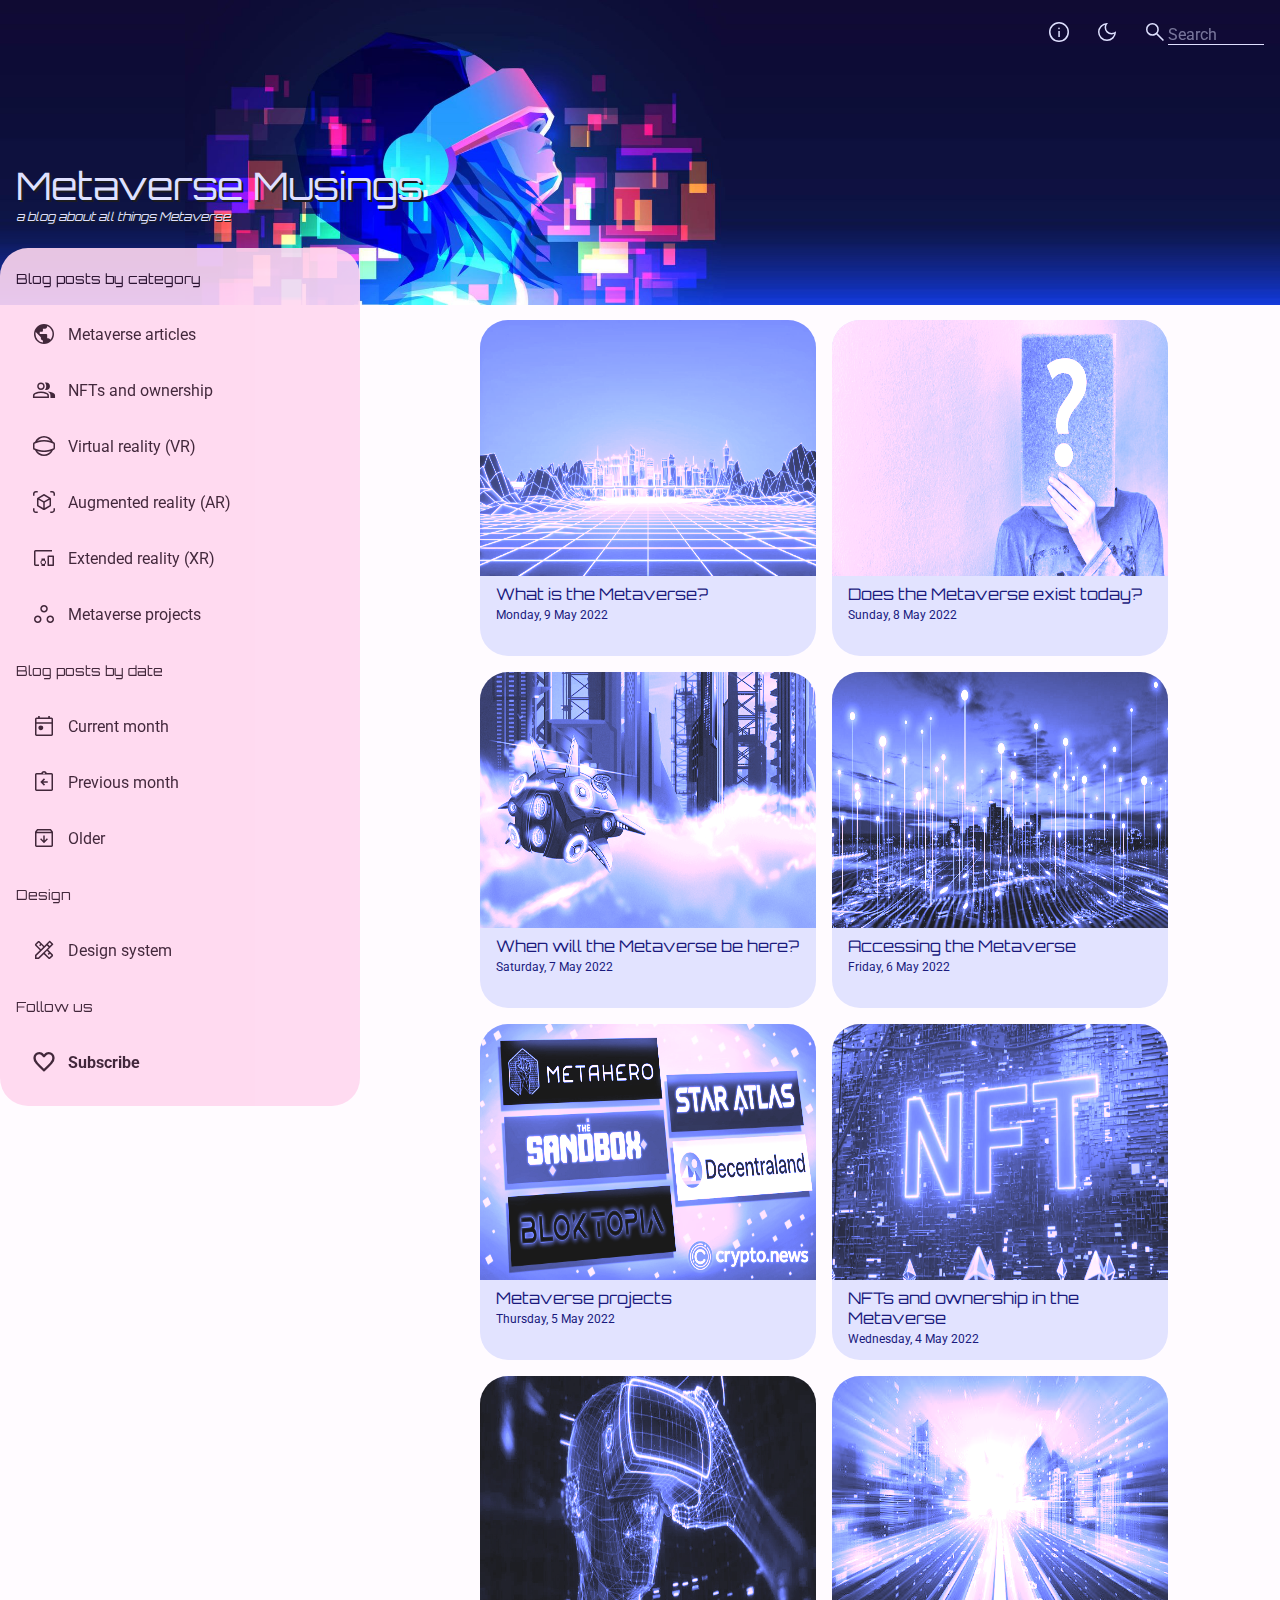
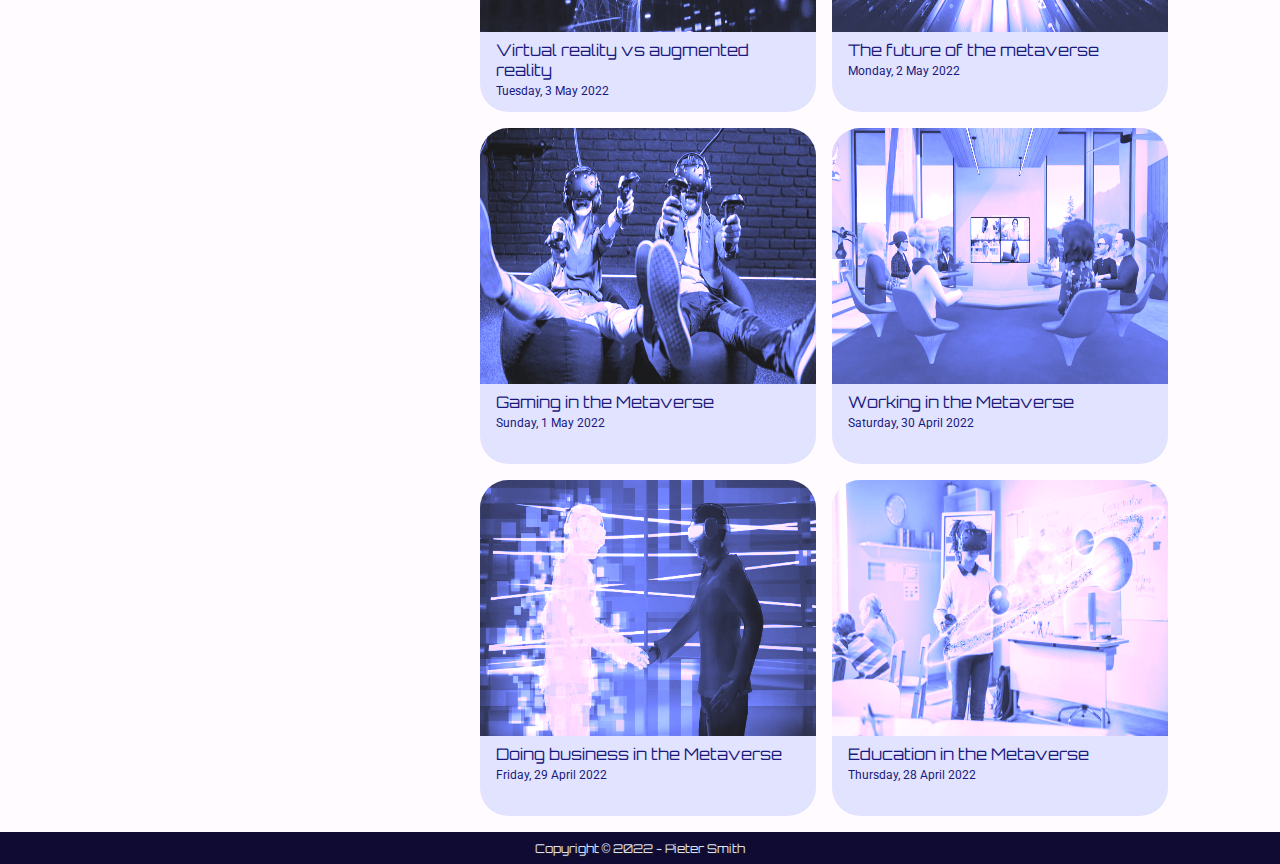
<file: index.html>
<!DOCTYPE html>
<html>
  <!-- Head and metadata -->
  <head>
    <meta charset="utf-8" />
    <title>Metaverse Musings</title>
    <meta
      name="description"
      content="A responsive blog website about the Metaverse"
    />
    <meta name="author" content="Pieter Smith" />
    <meta
      name="keywords"
      content="Metaverse, Metaverse blog, Metaverse projects, Virtual reality, Augmented reality, NFT, NFTs"
    />
    <meta name="viewport" content="width=device-width, initial-scale=1.0" />
    <!-- For details on what this viewport meta tag and its related values do, see https://www.w3schools.com/css/css_rwd_viewport.asp -->
    <meta name="theme-color" content="#100b33" />
    <!-- Sets the color of the header bar and address bar in Android mobile browsers -->

    <!-- Use fonts from Google Fonts - https://fonts.google.com/ -->
    <!-- Roboto for all body and element text, Orbitron for titles -->
    <link rel="preconnect" href="https://fonts.googleapis.com" />
    <link rel="preconnect" href="https://fonts.gstatic.com" crossorigin />
    <link
      href="https://fonts.googleapis.com/css2?family=Orbitron:wght@400;700&family=Roboto:ital,wght@0,400;0,700;1,400&display=swap"
      rel="stylesheet"
    />

    <!-- My external style sheets -->
    <link rel="stylesheet" href="css/theme-dark.css" />
    <link rel="stylesheet" href="css/theme-light.css" />
    <link rel="stylesheet" href="css/style.css" />
  </head>

  <!-- Body -->
  <body>
    <!-- Page container grid -->
    <div class="index-container">
      <!-- Header -->
      <div class="header-container box1">
        <!-- Header top -->
        <div class="header-top box2">
          <!-- Top application bar -->
          <div class="app-bar box3">
            <!-- About icon -->
            <a href="about.html">
              <div class="app-bar-icon box4">
                <img
                  class="app-bar-icon-theme icon24px"
                  src="images/icons/about.svg"
                  title="About the author"
                  alt="About the author"
                />
              </div>
            </a>

            <!-- Dark mode icon -->
            <a href="javascript:void(0);">
              <!-- Link to nothing -->
              <div id="dark-mode" class="app-bar-icon box4">
                <img
                  id="dark-mode-icon"
                  class="app-bar-icon-theme icon24px"
                  src="images/icons/dark-mode.svg"
                  title="Dark / light mode"
                  alt="Dark / light mode"
                />
              </div>
            </a>

            <script>
              // The only bit of JavaScript I used - really wanted the dark/light theme button to work
              document.getElementById("dark-mode").onclick = function () {
                document.styleSheets[2].disabled =
                  !document.styleSheets[2].disabled; // Disable or enabled the light theme stylesheet (depending on if it's already enabled or not)

                // Change the dark/light mode icon accordingly
                if (
                  document
                    .getElementById("dark-mode-icon")
                    .src.includes("dark-mode.svg")
                ) {
                  document.getElementById("dark-mode-icon").src =
                    "images/icons/light-mode.svg";
                } else {
                  document.getElementById("dark-mode-icon").src =
                    "images/icons/dark-mode.svg";
                }
              };
            </script>

            <!-- Search icon -->
            <a href="#">
              <div class="app-bar-icon box4">
                <img
                  class="app-bar-icon-theme icon24px"
                  src="images/icons/search.svg"
                  title="Search"
                  alt="Search"
                />
              </div>
            </a>

            <!-- Dummy search box -->
            <div id="app-bar-searchbox" class="box4">
              <span id="app-bar-searchboxtext">Search</span>
            </div>
          </div>
        </div>
        <!-- Header bottom -->
        <div class="header-bottom box2">
          <a id="header-title" class="box3" href="index.html"
            >Metaverse Musings</a
          >
          <a id="header-subtitle" class="box3" href="index.html"
            ><em>a blog about all things Metaverse</em></a
          >
        </div>
      </div>

      <!-- Navigation drawer -->
      <div class="nav-container box1">
        <div class="nav-drawer">
          <!-- Blog posts by category -->
          <div class="nav-row-title box3">Blog posts by category</div>

          <!-- Note, the navigation drawer only contains dummy links for now, apart from the "Design system" link" -->
          <a href="#">
            <div class="nav-row box3">
              <div class="nav-row-icon box4">
                <img
                  class="nav-icon-theme icon24px"
                  src="images/icons/metaverse.svg"
                  alt="Metaverse articles"
                />
              </div>
              <div class="nav-row-text box4">Metaverse articles</div>
            </div>
          </a>
          <a href="#">
            <div class="nav-row box3">
              <div class="nav-row-icon box4">
                <img
                  class="nav-icon-theme icon24px"
                  src="images/icons/nfts.svg"
                  alt="NFTs and ownership"
                />
              </div>
              <div class="nav-row-text box4">NFTs and ownership</div>
            </div>
          </a>
          <a href="#">
            <div class="nav-row box3">
              <div class="nav-row-icon box4">
                <img
                  class="nav-icon-theme icon24px"
                  src="images/icons/vr.svg"
                  alt="Virtual reality (VR)"
                />
              </div>
              <div class="nav-row-text box4">Virtual reality (VR)</div>
            </div>
          </a>
          <a href="#">
            <div class="nav-row box3">
              <div class="nav-row-icon box4">
                <img
                  class="nav-icon-theme icon24px"
                  src="images/icons/ar.svg"
                  alt="Augmented reality (AR)"
                />
              </div>
              <div class="nav-row-text box4">Augmented reality (AR)</div>
            </div>
          </a>
          <a href="#">
            <div class="nav-row box3">
              <div class="nav-row-icon box4">
                <img
                  class="nav-icon-theme icon24px"
                  src="images/icons/xr.svg"
                  alt="Extended reality (AR)"
                />
              </div>
              <div class="nav-row-text box4">Extended reality (XR)</div>
            </div>
          </a>
          <a href="#">
            <div class="nav-row box3">
              <div class="nav-row-icon box4">
                <img
                  class="nav-icon-theme icon24px"
                  src="images/icons/projects.svg"
                  alt="Metaverse projects"
                />
              </div>
              <div class="nav-row-text box4">Metaverse projects</div>
            </div>
          </a>

          <!-- Blog posts by date -->
          <div class="nav-row-title box3">Blog posts by date</div>

          <a href="#">
            <div class="nav-row box3">
              <div class="nav-row-icon box4">
                <img
                  class="nav-icon-theme icon24px"
                  src="images/icons/current-month.svg"
                  alt="Current month"
                />
              </div>
              <div class="nav-row-text box4">Current month</div>
            </div>
          </a>
          <a href="#">
            <div class="nav-row box3">
              <div class="nav-row-icon box4">
                <img
                  class="nav-icon-theme icon24px"
                  src="images/icons/previous-month.svg"
                  alt="Previous month"
                />
              </div>
              <div class="nav-row-text box4">Previous month</div>
            </div>
          </a>
          <a href="#">
            <div class="nav-row box3">
              <div class="nav-row-icon box4">
                <img
                  class="nav-icon-theme icon24px"
                  src="images/icons/older-month.svg"
                  alt="Older"
                />
              </div>
              <div class="nav-row-text box4">Older</div>
            </div>
          </a>

          <!-- Design -->
          <div class="nav-row-title box3">Design</div>

          <a href="design-system.html">
            <div class="nav-row box3">
              <div class="nav-row-icon box4">
                <img
                  class="nav-icon-theme icon24px"
                  src="images/icons/design-system.svg"
                  alt="Design system"
                />
              </div>
              <div class="nav-row-text box4">Design system</div>
            </div>
          </a>

          <!-- Follow us -->
          <div class="nav-row-title box3">Follow us</div>

          <a href="#">
            <div class="nav-row box3">
              <div class="nav-row-icon box4">
                <img
                  class="nav-icon-theme icon24px"
                  src="images/icons/subscribe.svg"
                  alt="Subscribe"
                />
              </div>
              <div class="nav-row-text box4"><strong>Subscribe</strong></div>
            </div>
          </a>
        </div>
      </div>

      <!-- Content -->
      <div class="index-content-container box1">
        <div class="index-content-wrapper box2">
          <!-- Content cards -->
          <a href="blog-posts/what-is-the-metaverse.html">
            <div class="card box3">
              <div class="box4">
                <img
                  class="card-image"
                  src="images/card-images/what-is-the-metaverse.webp"
                  alt="What is the Metaverse?"
                />
              </div>
              <div class="card-title box4">What is the Metaverse?</div>
              <div class="card-subtitle box4">Monday, 9 May 2022</div>
            </div>
          </a>
          <a href="#">
            <div class="card box3">
              <div class="box4">
                <img
                  class="card-image"
                  src="images/card-images/does-the-metaverse-exist-today.jpg"
                  alt="Does the Metaverse exist today?"
                />
              </div>
              <div class="card-title box4">Does the Metaverse exist today?</div>
              <div class="card-subtitle box4">Sunday, 8 May 2022</div>
            </div>
          </a>
          <a href="#">
            <div class="card box3">
              <div class="box4">
                <img
                  class="card-image"
                  src="images/card-images/when-will-the-metaverse-be-here.jpg"
                  alt="When will the Metaverse be here?"
                />
              </div>
              <div class="card-title box4">
                When will the Metaverse be here?
              </div>
              <div class="card-subtitle box4">Saturday, 7 May 2022</div>
            </div>
          </a>
          <a href="#">
            <div class="card box3">
              <div class="box4">
                <img
                  class="card-image"
                  src="images/card-images/accessing-the-metaverse.jpg"
                  alt="Accessing the Metaverse"
                />
              </div>
              <div class="card-title box4">Accessing the Metaverse</div>
              <div class="card-subtitle box4">Friday, 6 May 2022</div>
            </div>
          </a>
          <a href="#">
            <div class="card box3">
              <div class="box4">
                <img
                  class="card-image"
                  src="images/card-images/metaverse-projects.webp"
                  alt="Metaverse projects"
                />
              </div>
              <div class="card-title box4">Metaverse projects</div>
              <div class="card-subtitle box4">Thursday, 5 May 2022</div>
            </div>
          </a>
          <a href="#">
            <div class="card box3">
              <div class="box4">
                <img
                  class="card-image"
                  src="images/card-images/nfts-and-ownership-in-the-metaverse.webp"
                  alt="NFTs and ownership in the Metaverse"
                />
              </div>
              <div class="card-title box4">
                NFTs and ownership in the Metaverse
              </div>
              <div class="card-subtitle box4">Wednesday, 4 May 2022</div>
            </div>
          </a>
          <a href="#">
            <div class="card box3">
              <div class="box4">
                <img
                  class="card-image"
                  src="images/card-images/virtual-reality-vs-augmented-reality.webp"
                  alt="Virtual reality vs augmented reality"
                />
              </div>
              <div class="card-title box4">
                Virtual reality vs augmented reality
              </div>
              <div class="card-subtitle box4">Tuesday, 3 May 2022</div>
            </div>
          </a>
          <a href="#">
            <div class="card box3">
              <div class="box4">
                <img
                  class="card-image"
                  src="images/card-images/the-future-of-the-metaverse.jpg"
                  alt="The future of the metaverse"
                />
              </div>
              <div class="card-title box4">The future of the metaverse</div>
              <div class="card-subtitle box4">Monday, 2 May 2022</div>
            </div>
          </a>
          <a href="#">
            <div class="card box3">
              <div class="box4">
                <img
                  class="card-image"
                  src="images/card-images/gaming-in-the-metaverse.jpg"
                  alt="Gaming in the Metaverse"
                />
              </div>
              <div class="card-title box4">Gaming in the Metaverse</div>
              <div class="card-subtitle box4">Sunday, 1 May 2022</div>
            </div>
          </a>
          <a href="#">
            <div class="card box3">
              <div class="box4">
                <img
                  class="card-image"
                  src="images/card-images/working-in-the-metaverse.webp"
                  alt="Working in the Metaverse"
                />
              </div>
              <div class="card-title box4">Working in the Metaverse</div>
              <div class="card-subtitle box4">Saturday, 30 April 2022</div>
            </div>
          </a>
          <a href="#">
            <div class="card box3">
              <div class="box4">
                <img
                  class="card-image"
                  src="images/card-images/doing-business-in-the-metaverse.jpg"
                  alt="Doing business in the Metaverse"
                />
              </div>
              <div class="card-title box4">Doing business in the Metaverse</div>
              <div class="card-subtitle box4">Friday, 29 April 2022</div>
            </div>
          </a>
          <a href="#">
            <div class="card box3">
              <div class="box4">
                <img
                  class="card-image"
                  src="images/card-images/education-in-the-metaverse.jpg"
                  alt="Education in the Metaverse"
                />
              </div>
              <div class="card-title box4">Education in the Metaverse</div>
              <div class="card-subtitle box4">Thursday, 28 April 2022</div>
            </div>
          </a>
        </div>
      </div>

      <!-- Footer -->
      <div class="footer-container box1">
        <div id="footer-text" class="box2">Copyright © 2022 - Pieter Smith</div>
      </div>
    </div>
  </body>
</html>
</file>
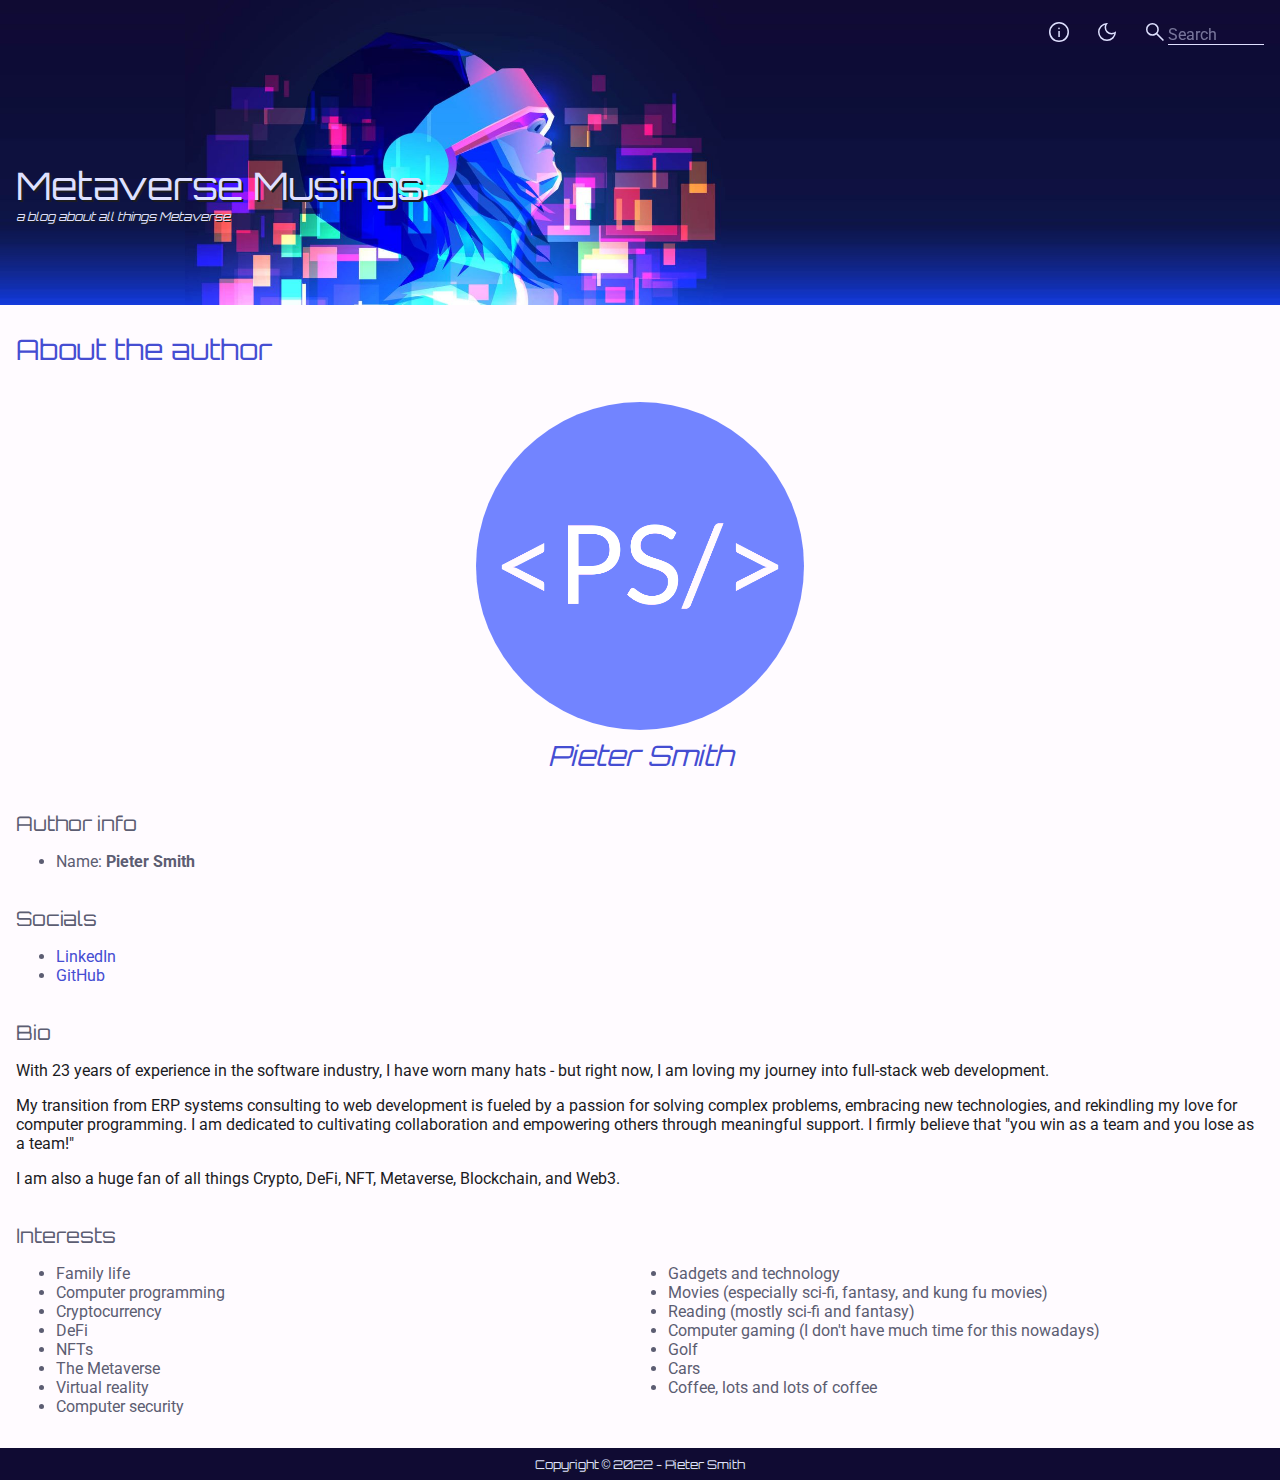
<file: about.html>
<!DOCTYPE html>
<html>
  <!-- Head and metadata -->
  <head>
    <meta charset="utf-8" />
    <title>Metaverse Musings</title>
    <meta name="description" content="Metaverse Musings Blog" />
    <meta name="author" content="Pieter Smith" />
    <meta
      name="keywords"
      content="Metaverse, Metaverse blog, Metaverse projects, Virtual reality, Augmented reality, NFT, NFTs"
    />
    <meta name="viewport" content="width=device-width, initial-scale=1.0" />
    <!-- For details on what this viewport meta tag and its related values do, see https://www.w3schools.com/css/css_rwd_viewport.asp -->
    <meta name="theme-color" content="#100b33" />
    <!-- Sets the color of the header bar and address bar in Android mobile browsers -->

    <!-- Use fonts from Google Fonts - https://fonts.google.com/ -->
    <!-- Roboto for all body and element text, Orbitron for titles -->
    <link rel="preconnect" href="https://fonts.googleapis.com" />
    <link rel="preconnect" href="https://fonts.gstatic.com" crossorigin />
    <link
      href="https://fonts.googleapis.com/css2?family=Orbitron:wght@400;700&family=Roboto:ital,wght@0,400;0,700;1,400&display=swap"
      rel="stylesheet"
    />

    <!-- My external style sheets -->
    <link rel="stylesheet" href="css/theme-dark.css" />
    <link rel="stylesheet" href="css/theme-light.css" />
    <link rel="stylesheet" href="css/style.css" />
  </head>

  <!-- Body -->
  <body>
    <!-- Page container grid -->
    <div class="blog-container">
      <!-- Header -->
      <div class="header-container box1">
        <!-- Header top -->
        <div class="header-top box2">
          <!-- Top application bar -->
          <div class="app-bar box3">
            <!-- About icon -->
            <a href="about.html">
              <!-- Link to nothing -->
              <div class="app-bar-icon box4">
                <img
                  class="app-bar-icon-theme icon24px"
                  src="images/icons/about.svg"
                  title="About the author"
                  alt="About the author"
                />
              </div>
            </a>

            <!-- Dark mode icon -->
            <a href="javascript:void(0);">
              <!-- Link to nothing -->
              <div id="dark-mode" class="app-bar-icon box4">
                <img
                  id="dark-mode-icon"
                  class="app-bar-icon-theme icon24px"
                  src="images/icons/dark-mode.svg"
                  title="Dark / light mode"
                  alt="Dark / light mode"
                />
              </div>
            </a>

            <script>
              // The only bit of JavaScript I used - really wanted the dark/light theme button to work
              document.getElementById("dark-mode").onclick = function () {
                document.styleSheets[2].disabled =
                  !document.styleSheets[2].disabled; // Disable or enabled the light theme stylesheet (depending on if it's already enabled or not)

                // Change the dark/light mode icon accordingly
                if (
                  document
                    .getElementById("dark-mode-icon")
                    .src.includes("dark-mode.svg")
                ) {
                  document.getElementById("dark-mode-icon").src =
                    "images/icons/light-mode.svg";
                } else {
                  document.getElementById("dark-mode-icon").src =
                    "images/icons/dark-mode.svg";
                }
              };
            </script>

            <!-- Search icon -->
            <a href="#">
              <div class="app-bar-icon box4">
                <img
                  class="app-bar-icon-theme icon24px"
                  src="images/icons/search.svg"
                  title="Search"
                  alt="Search"
                />
              </div>
            </a>

            <!-- Dummy search box -->
            <div id="app-bar-searchbox" class="box4">
              <span id="app-bar-searchboxtext">Search</span>
            </div>
          </div>
        </div>
        <!-- Header bottom -->
        <div class="header-bottom box2">
          <a id="header-title" class="box3" href="index.html"
            >Metaverse Musings</a
          >
          <a id="header-subtitle" class="box3" href="index.html"
            ><em>a blog about all things Metaverse</em></a
          >
        </div>
      </div>

      <!-- Content -->
      <div class="blog-content-container box1">
        <div class="blog-content-wrapper box2">
          <article>
            <!-- Main title -->
            <br />
            <h1 class="box3">About the author</h1>
            <br />

            <!-- Author image -->
            <figure>
              <img
                class="author-image-large box3"
                src="images/author.png"
                title="Pieter Smith"
                alt="Author"
              />
              <figcaption class="blog-caption">
                <h1><em>Pieter Smith</em></h1>
              </figcaption>
            </figure>
            <br />

            <!-- Author info -->
            <section id="author-info">
              <br />
              <h2>Author info</h2>
              <ul>
                <li>Name: <strong>Pieter Smith</strong></li>
              </ul>
            </section>

            <!-- Social media -->
            <section id="social-media">
              <br />
              <h2>Socials</h2>
              <ul>
                <li>
                  <a
                    class="blog-link"
                    href="https://www.linkedin.com/in/pietersmith81"
                    target="_blank"
                    rel="noopener noreferrer"
                    >LinkedIn</a
                  >
                </li>
                <li>
                  <a
                    class="blog-link"
                    href="https://github.com/PieterSmith81"
                    target="_blank"
                    rel="noopener noreferrer"
                    >GitHub</a
                  >
                </li>
              </ul>
            </section>

            <!-- Bio -->
            <section id="author-bio">
              <br />
              <h2>Bio</h2>
              <p>
                With 23 years of experience in the software industry, I have
                worn many hats - but right now, I am loving my journey into
                full-stack web development.
              </p>
              <p>
                My transition from ERP systems consulting to web development is
                fueled by a passion for solving complex problems, embracing new
                technologies, and rekindling my love for computer programming. I
                am dedicated to cultivating collaboration and empowering others
                through meaningful support. I firmly believe that "you win as a
                team and you lose as a team!"
              </p>
              <p>
                I am also a huge fan of all things Crypto, DeFi, NFT, Metaverse,
                Blockchain, and Web3.
              </p>
            </section>

            <!-- Interests -->
            <section id="author-interests">
              <br />
              <h2>Interests</h2>
              <ul class="ul-two-columns">
                <li>Family life</li>
                <li>Computer programming</li>
                <li>Cryptocurrency</li>
                <li>DeFi</li>
                <li>NFTs</li>
                <li>The Metaverse</li>
                <li>Virtual reality</li>
                <li>Computer security</li>
                <li>Gadgets and technology</li>
                <li>Movies (especially sci-fi, fantasy, and kung fu movies)</li>
                <li>Reading (mostly sci-fi and fantasy)</li>
                <li>
                  Computer gaming (I don't have much time for this nowadays)
                </li>
                <li>Golf</li>
                <li>Cars</li>
                <li>Coffee, lots and lots of coffee</li>
              </ul>
            </section>
          </article>
        </div>
      </div>

      <!-- Footer -->
      <div class="footer-container box1">
        <div id="footer-text" class="box2">Copyright © 2022 - Pieter Smith</div>
      </div>
    </div>
  </body>
</html>
</file>
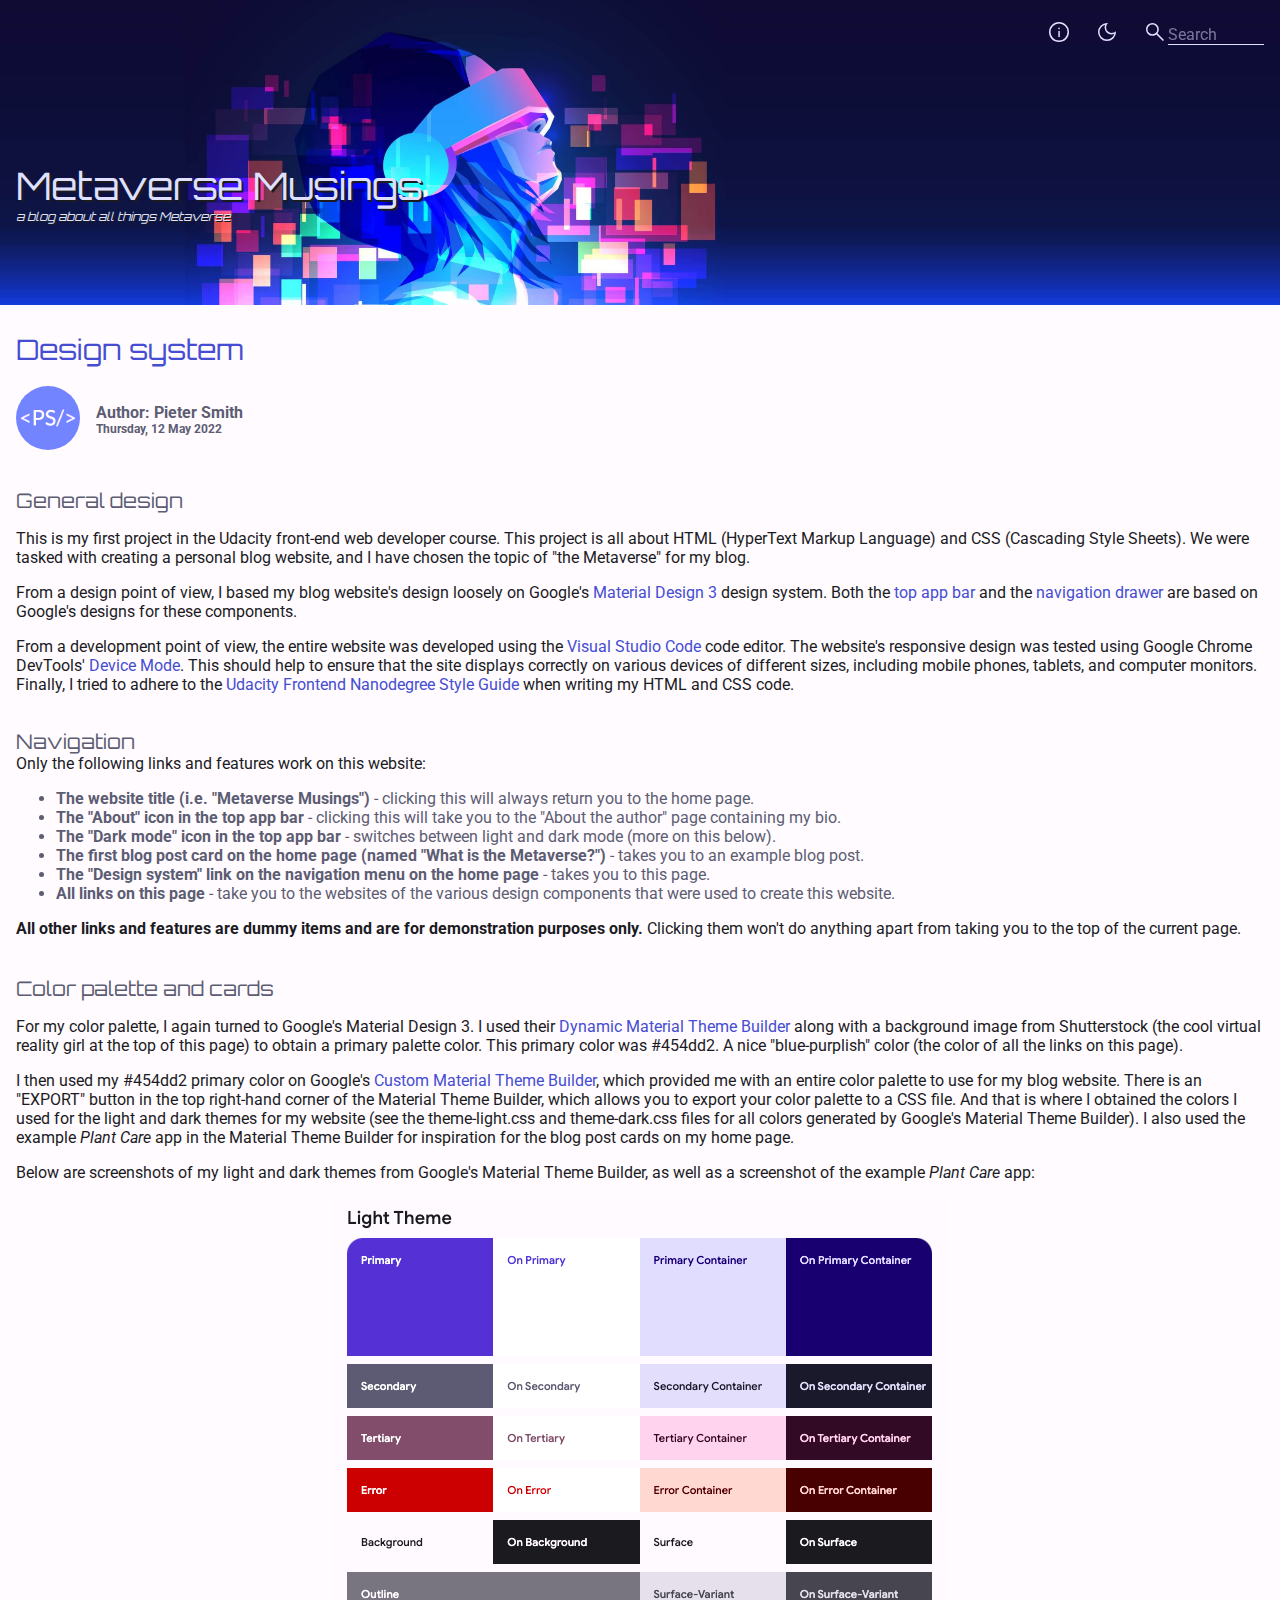
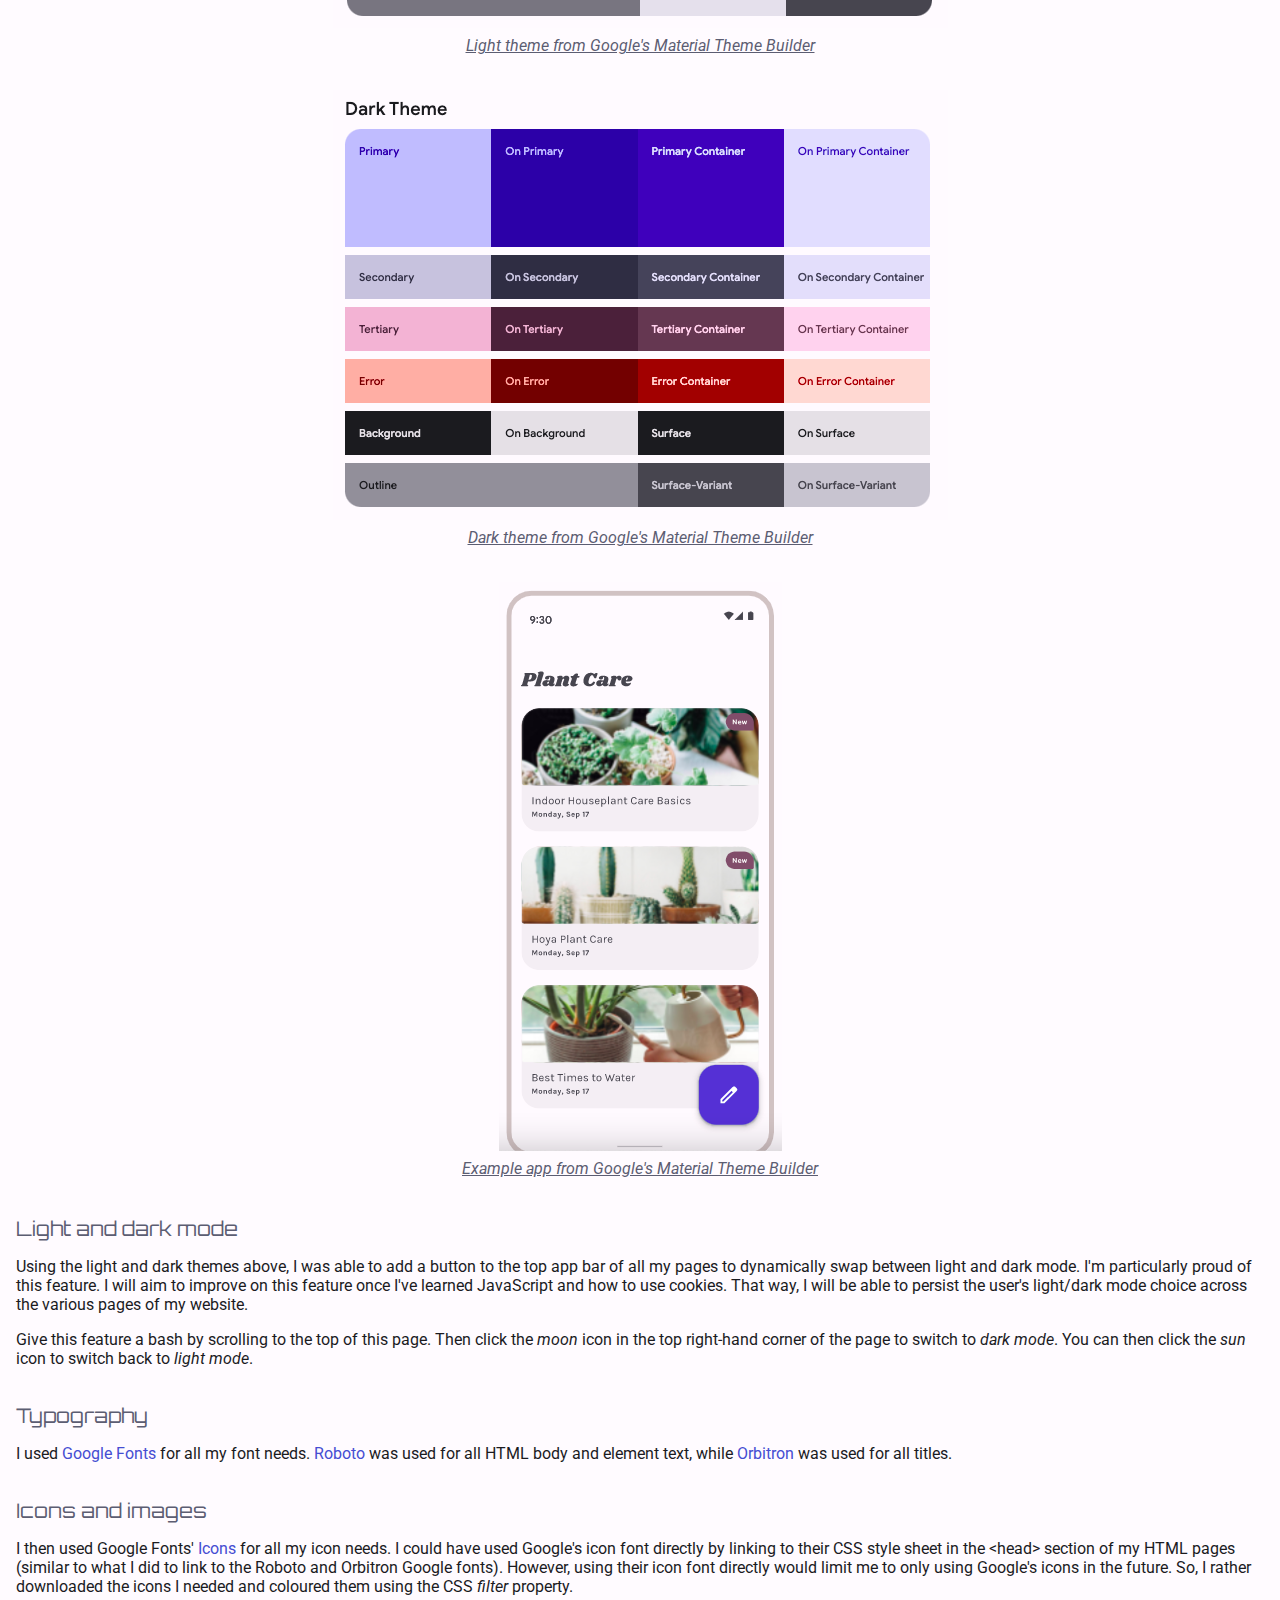
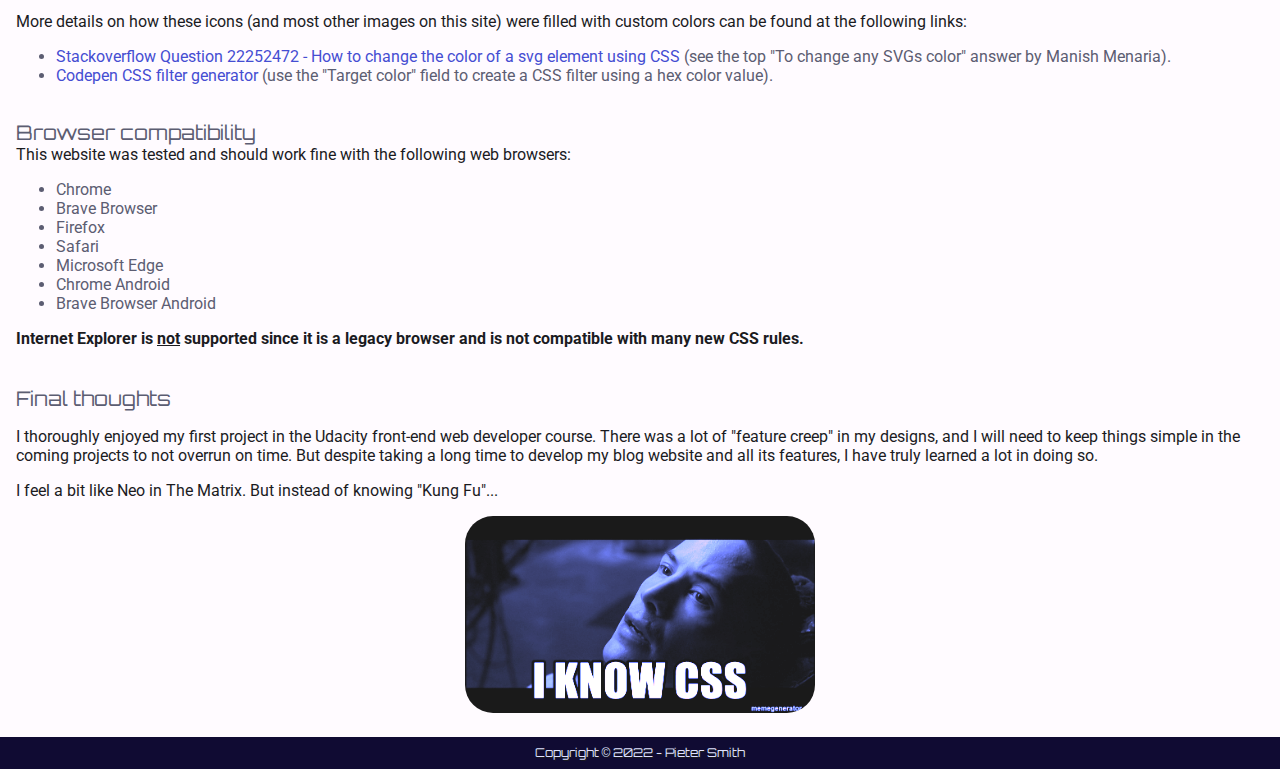
<file: design-system.html>
<!DOCTYPE html>
<html>
  <!-- Head and metadata -->
  <head>
    <meta charset="utf-8" />
    <title>Metaverse Musings</title>
    <meta name="description" content="Metaverse Musings Blog" />
    <meta name="author" content="Pieter Smith" />
    <meta
      name="keywords"
      content="Metaverse, Metaverse blog, Metaverse projects, Virtual reality, Augmented reality, NFT, NFTs"
    />
    <meta name="viewport" content="width=device-width, initial-scale=1.0" />
    <!-- For details on what this viewport meta tag and its related values do, see https://www.w3schools.com/css/css_rwd_viewport.asp -->
    <meta name="theme-color" content="#100b33" />
    <!-- Sets the color of the header bar and address bar in Android mobile browsers -->

    <!-- Use fonts from Google Fonts - https://fonts.google.com/ -->
    <!-- Roboto for all body and element text, Orbitron for titles -->
    <link rel="preconnect" href="https://fonts.googleapis.com" />
    <link rel="preconnect" href="https://fonts.gstatic.com" crossorigin />
    <link
      href="https://fonts.googleapis.com/css2?family=Orbitron:wght@400;700&family=Roboto:ital,wght@0,400;0,700;1,400&display=swap"
      rel="stylesheet"
    />

    <!-- My external style sheets -->
    <link rel="stylesheet" href="css/theme-dark.css" />
    <link rel="stylesheet" href="css/theme-light.css" />
    <link rel="stylesheet" href="css/style.css" />
  </head>

  <!-- Body -->
  <body>
    <!-- Page container grid -->
    <div class="blog-container">
      <!-- Header -->
      <div class="header-container box1">
        <!-- Header top -->
        <div class="header-top box2">
          <!-- Top application bar -->
          <div class="app-bar box3">
            <!-- About icon -->
            <a href="about.html">
              <div class="app-bar-icon box4">
                <img
                  class="app-bar-icon-theme icon24px"
                  src="images/icons/about.svg"
                  title="About the author"
                  alt="About the author"
                />
              </div>
            </a>

            <!-- Dark mode icon -->
            <a href="javascript:void(0);">
              <!-- Link to nothing -->
              <div id="dark-mode" class="app-bar-icon box4">
                <img
                  id="dark-mode-icon"
                  class="app-bar-icon-theme icon24px"
                  src="images/icons/dark-mode.svg"
                  title="Dark / light mode"
                  alt="Dark / light mode"
                />
              </div>
            </a>

            <script>
              // The only bit of JavaScript I used - really wanted the dark/light theme button to work
              document.getElementById("dark-mode").onclick = function () {
                document.styleSheets[2].disabled =
                  !document.styleSheets[2].disabled; // Disable or enabled the light theme stylesheet (depending on if it's already enabled or not)

                // Change the dark/light mode icon accordingly
                if (
                  document
                    .getElementById("dark-mode-icon")
                    .src.includes("dark-mode.svg")
                ) {
                  document.getElementById("dark-mode-icon").src =
                    "images/icons/light-mode.svg";
                } else {
                  document.getElementById("dark-mode-icon").src =
                    "images/icons/dark-mode.svg";
                }
              };
            </script>

            <!-- Search icon -->
            <a href="#">
              <div class="app-bar-icon box4">
                <img
                  class="app-bar-icon-theme icon24px"
                  src="images/icons/search.svg"
                  title="Search"
                  alt="Search"
                />
              </div>
            </a>

            <!-- Dummy search box -->
            <div id="app-bar-searchbox" class="box4">
              <span id="app-bar-searchboxtext">Search</span>
            </div>
          </div>
        </div>
        <!-- Header bottom -->
        <div class="header-bottom box2">
          <a id="header-title" class="box3" href="index.html"
            >Metaverse Musings</a
          >
          <a id="header-subtitle" class="box3" href="index.html"
            ><em>a blog about all things Metaverse</em></a
          >
        </div>
      </div>

      <!-- Content -->
      <div class="blog-content-container box1">
        <div class="blog-content-wrapper box2">
          <article>
            <!-- Main title -->
            <br />
            <h1 class="box3">Design system</h1>
            <br />

            <!-- Author grid -->
            <div class="author-grid box3">
              <img
                class="author-image-small box4"
                src="images/author.png"
                title="Pieter Smith"
                alt="Author"
              />
              <h3 class="author-name box4">Author: Pieter Smith</h3>
              <h4 class="published-date box4">Thursday, 12 May 2022</h4>
            </div>

            <!-- General design -->
            <section id="general-design">
              <br />
              <br />
              <h2>General design</h2>
              <p>
                This is my first project in the Udacity front-end web developer
                course. This project is all about HTML (HyperText Markup
                Language) and CSS (Cascading Style Sheets). We were tasked with
                creating a personal blog website, and I have chosen the topic of
                "the Metaverse" for my blog.
              </p>
              <p>
                From a design point of view, I based my blog website's design
                loosely on Google's
                <a
                  class="blog-link"
                  href="https://m3.material.io/"
                  target="_blank"
                  rel="noopener noreferrer"
                  >Material Design 3</a
                >
                design system. Both the
                <a
                  class="blog-link"
                  href="https://m3.material.io/components/top-app-bar/overview"
                  target="_blank"
                  rel="noopener noreferrer"
                  >top app bar</a
                >
                and the
                <a
                  class="blog-link"
                  href="https://m3.material.io/components/navigation-drawer/overview"
                  target="_blank"
                  rel="noopener noreferrer"
                  >navigation drawer</a
                >
                are based on Google's designs for these components.
              </p>
              <p>
                From a development point of view, the entire website was
                developed using the
                <a
                  class="blog-link"
                  href="https://code.visualstudio.com/"
                  target="_blank"
                  rel="noopener noreferrer"
                  >Visual Studio Code</a
                >
                code editor. The website's responsive design was tested using
                Google Chrome DevTools'
                <a
                  class="blog-link"
                  href="https://developer.chrome.com/docs/devtools/device-mode/"
                  target="_blank"
                  rel="noopener noreferrer"
                  >Device Mode</a
                >. This should help to ensure that the site displays correctly
                on various devices of different sizes, including mobile phones,
                tablets, and computer monitors. Finally, I tried to adhere to
                the
                <a
                  class="blog-link"
                  href="https://udacity.github.io/frontend-nanodegree-styleguide/index.html"
                  target="_blank"
                  rel="noopener noreferrer"
                  >Udacity Frontend Nanodegree Style Guide</a
                >
                when writing my HTML and CSS code.
              </p>
            </section>

            <!-- Navigation -->
            <section id="site-navigation">
              <br />
              <h2>Navigation</h2>
              Only the following links and features work on this website:
              <ul>
                <li>
                  <strong>The website title (i.e. "Metaverse Musings")</strong>
                  - clicking this will always return you to the home page.
                </li>
                <li>
                  <strong>The "About" icon in the top app bar</strong> -
                  clicking this will take you to the "About the author" page
                  containing my bio.
                </li>
                <li>
                  <strong>The "Dark mode" icon in the top app bar</strong> -
                  switches between light and dark mode (more on this below).
                </li>
                <li>
                  <strong
                    >The first blog post card on the home page (named "What is
                    the Metaverse?")</strong
                  >
                  - takes you to an example blog post.
                </li>
                <li>
                  <strong
                    >The "Design system" link on the navigation menu on the home
                    page</strong
                  >
                  - takes you to this page.
                </li>
                <li>
                  <strong>All links on this page</strong> - take you to the
                  websites of the various design components that were used to
                  create this website.
                </li>
              </ul>
              <strong
                >All other links and features are dummy items and are for
                demonstration purposes only.</strong
              >
              Clicking them won't do anything apart from taking you to the top
              of the current page.
            </section>

            <!-- Color palette and cards -->
            <section id="color-palette-and-cards">
              <br />
              <br />
              <h2>Color palette and cards</h2>
              <p>
                For my color palette, I again turned to Google's Material Design
                3. I used their
                <a
                  class="blog-link"
                  href="https://material-foundation.github.io/material-theme-builder/#/dynamic"
                  target="_blank"
                  rel="noopener noreferrer"
                  >Dynamic Material Theme Builder</a
                >
                along with a background image from Shutterstock (the cool
                virtual reality girl at the top of this page) to obtain a
                primary palette color. This primary color was #454dd2. A nice
                "blue-purplish" color (the color of all the links on this page).
              </p>
              <p>
                I then used my #454dd2 primary color on Google's
                <a
                  class="blog-link"
                  href="https://material-foundation.github.io/material-theme-builder/#/custom"
                  target="_blank"
                  rel="noopener noreferrer"
                  >Custom Material Theme Builder</a
                >, which provided me with an entire color palette to use for my
                blog website. There is an "EXPORT" button in the top right-hand
                corner of the Material Theme Builder, which allows you to export
                your color palette to a CSS file. And that is where I obtained
                the colors I used for the light and dark themes for my website
                (see the theme-light.css and theme-dark.css files for all colors
                generated by Google's Material Theme Builder). I also used the
                example <em>Plant Care</em> app in the Material Theme Builder
                for inspiration for the blog post cards on my home page.
              </p>
              <p>
                Below are screenshots of my light and dark themes from Google's
                Material Theme Builder, as well as a screenshot of the example
                <em>Plant Care</em> app:
              </p>
              <figure>
                <img
                  class="blog-image-nofilter box3"
                  src="images/design-system-light-theme.png"
                  title="Light theme"
                  alt="Light theme"
                />
                <figcaption class="blog-caption">
                  <u
                    ><em
                      >Light theme from Google's Material Theme Builder</em
                    ></u
                  >
                </figcaption>
              </figure>
              <br />
              <figure>
                <img
                  class="blog-image-nofilter box3"
                  src="images/design-system-dark-theme.png"
                  title="Dark theme"
                  alt="Dark theme"
                />
                <figcaption class="blog-caption">
                  <u
                    ><em>Dark theme from Google's Material Theme Builder</em></u
                  >
                </figcaption>
              </figure>
              <br />
              <figure>
                <img
                  class="blog-image-nofilter box3"
                  src="images/design-system-example-app.png"
                  title="Example app"
                  alt="Example app"
                />
                <figcaption class="blog-caption">
                  <u
                    ><em
                      >Example app from Google's Material Theme Builder</em
                    ></u
                  >
                </figcaption>
              </figure>
              <br />
            </section>

            <!-- Light and dark mode -->
            <section id="light-and-dark-mode">
              <br />
              <h2>Light and dark mode</h2>
              <p>
                Using the light and dark themes above, I was able to add a
                button to the top app bar of all my pages to dynamically swap
                between light and dark mode. I'm particularly proud of this
                feature. I will aim to improve on this feature once I've learned
                JavaScript and how to use cookies. That way, I will be able to
                persist the user's light/dark mode choice across the various
                pages of my website.
              </p>
              <p>
                Give this feature a bash by scrolling to the top of this page.
                Then click the <em>moon</em> icon in the top right-hand corner
                of the page to switch to <em>dark mode</em>. You can then click
                the <em>sun</em> icon to switch back to <em>light mode</em>.
              </p>
            </section>

            <!-- Typography -->
            <section id="typography">
              <br />
              <h2>Typography</h2>
              <p>
                I used
                <a
                  class="blog-link"
                  href="https://fonts.google.com/"
                  target="_blank"
                  rel="noopener noreferrer"
                  >Google Fonts</a
                >
                for all my font needs.
                <a
                  class="blog-link"
                  href="https://fonts.google.com/specimen/Roboto"
                  target="_blank"
                  rel="noopener noreferrer"
                  >Roboto</a
                >
                was used for all HTML body and element text, while
                <a
                  class="blog-link"
                  href="https://fonts.google.com/specimen/Orbitron"
                  target="_blank"
                  rel="noopener noreferrer"
                  >Orbitron</a
                >
                was used for all titles.
              </p>
            </section>

            <!-- Icons and images -->
            <section id="icons-and-images">
              <br />
              <h2>Icons and images</h2>
              <p>
                I then used Google Fonts'
                <a
                  class="blog-link"
                  href="https://fonts.google.com/icons"
                  target="_blank"
                  rel="noopener noreferrer"
                  >Icons</a
                >
                for all my icon needs. I could have used Google's icon font
                directly by linking to their CSS style sheet in the &lt;head&gt;
                section of my HTML pages (similar to what I did to link to the
                Roboto and Orbitron Google fonts). However, using their icon
                font directly would limit me to only using Google's icons in the
                future. So, I rather downloaded the icons I needed and coloured
                them using the CSS <em>filter</em> property.
              </p>

              More details on how these icons (and most other images on this
              site) were filled with custom colors can be found at the following
              links:
              <ul>
                <li>
                  <a
                    class="blog-link"
                    href="https://stackoverflow.com/questions/22252472/how-to-change-the-color-of-an-svg-element"
                    target="_blank"
                    rel="noopener noreferrer"
                    >Stackoverflow Question 22252472 - How to change the color
                    of a svg element using CSS</a
                  >
                  (see the top "To change any SVGs color" answer by Manish
                  Menaria).
                </li>
                <li>
                  <a
                    class="blog-link"
                    href="https://codepen.io/sosuke/pen/Pjoqqp"
                    target="_blank"
                    rel="noopener noreferrer"
                    >Codepen CSS filter generator</a
                  >
                  (use the "Target color" field to create a CSS filter using a
                  hex color value).
                </li>
              </ul>
            </section>

            <!-- Browser compatibility -->
            <section id="browser-compatibility">
              <br />
              <h2>Browser compatibility</h2>

              This website was tested and should work fine with the following
              web browsers:
              <ul>
                <li>Chrome</li>
                <li>Brave Browser</li>
                <li>Firefox</li>
                <li>Safari</li>
                <li>Microsoft Edge</li>
                <li>Chrome Android</li>
                <li>Brave Browser Android</li>
              </ul>
              <strong
                >Internet Explorer is <u>not</u> supported since it is a legacy
                browser and is not compatible with many new CSS rules.</strong
              >
            </section>

            <!-- Final thoughts -->
            <section id="final-thoughts">
              <br />
              <br />
              <h2>Final thoughts</h2>
              <p>
                I thoroughly enjoyed my first project in the Udacity front-end
                web developer course. There was a lot of "feature creep" in my
                designs, and I will need to keep things simple in the coming
                projects to not overrun on time. But despite taking a long time
                to develop my blog website and all its features, I have truly
                learned a lot in doing so.
              </p>
              <p>
                I feel a bit like Neo in The Matrix. But instead of knowing
                "Kung Fu"...
              </p>
              <img
                class="blog-image-small box3"
                src="images/i-know-css.jpg"
                title="I know CSS!"
                alt="I know CSS!"
              />
            </section>
          </article>
        </div>
      </div>

      <!-- Footer -->
      <div class="footer-container box1">
        <div id="footer-text" class="box2">Copyright © 2022 - Pieter Smith</div>
      </div>
    </div>
  </body>
</html>
</file>
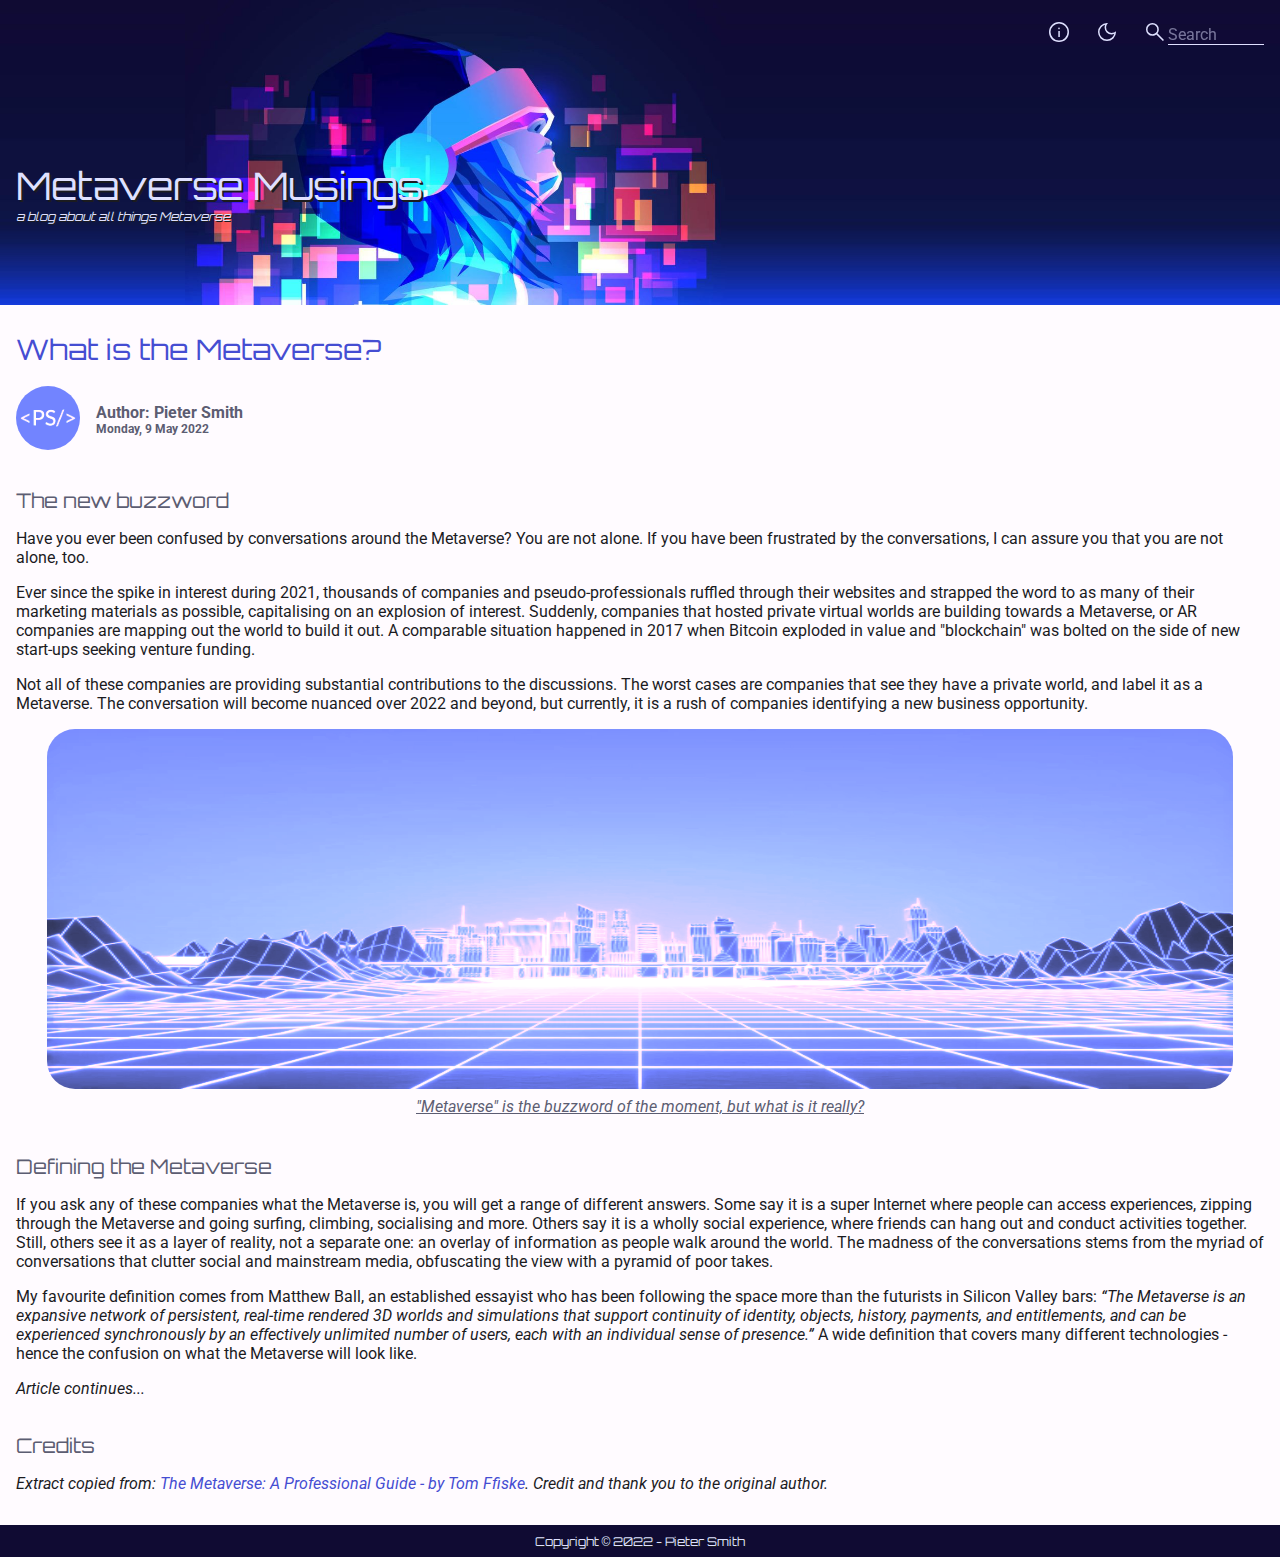
<file: blog-posts/what-is-the-metaverse.html>
<!DOCTYPE html>
<html>
  <!-- Head and metadata -->
  <head>
    <meta charset="utf-8" />
    <title>Metaverse Musings</title>
    <meta name="description" content="Metaverse Musings Blog" />
    <meta name="author" content="Pieter Smith" />
    <meta
      name="keywords"
      content="Metaverse, Metaverse blog, Metaverse projects, Virtual reality, Augmented reality, NFT, NFTs"
    />
    <meta name="viewport" content="width=device-width, initial-scale=1.0" />
    <!-- For details on what this viewport meta tag and its related values do, see https://www.w3schools.com/css/css_rwd_viewport.asp -->
    <meta name="theme-color" content="#100b33" />
    <!-- Sets the color of the header bar and address bar in Android mobile browsers -->

    <!-- Use fonts from Google Fonts - https://fonts.google.com/ -->
    <!-- Roboto for all body and element text, Orbitron for titles -->
    <link rel="preconnect" href="https://fonts.googleapis.com" />
    <link rel="preconnect" href="https://fonts.gstatic.com" crossorigin />
    <link
      href="https://fonts.googleapis.com/css2?family=Orbitron:wght@400;700&family=Roboto:ital,wght@0,400;0,700;1,400&display=swap"
      rel="stylesheet"
    />

    <!-- My external style sheets -->
    <link rel="stylesheet" href="../css/theme-dark.css" />
    <link rel="stylesheet" href="../css/theme-light.css" />
    <link rel="stylesheet" href="../css/style.css" />
  </head>

  <!-- Body -->
  <body>
    <!-- Page container grid -->
    <div class="blog-container">
      <!-- Header -->
      <div class="header-container box1">
        <!-- Header top -->
        <div class="header-top box2">
          <!-- Top application bar -->
          <div class="app-bar box3">
            <!-- About icon -->
            <a href="../about.html">
              <div class="app-bar-icon box4">
                <img
                  class="app-bar-icon-theme icon24px"
                  src="../images/icons/about.svg"
                  title="About the author"
                  alt="About the author"
                />
              </div>
            </a>

            <!-- Dark mode icon -->
            <a href="javascript:void(0);">
              <!-- Link to nothing -->
              <div id="dark-mode" class="app-bar-icon box4">
                <img
                  id="dark-mode-icon"
                  class="app-bar-icon-theme icon24px"
                  src="../images/icons/dark-mode.svg"
                  title="Dark / light mode"
                  alt="Dark / light mode"
                />
              </div>
            </a>

            <script>
              // The only bit of JavaScript I used - really wanted the dark/light theme button to work
              document.getElementById("dark-mode").onclick = function () {
                document.styleSheets[2].disabled =
                  !document.styleSheets[2].disabled; // Disable or enabled the light theme stylesheet (depending on if it's already enabled or not)

                // Change the dark/light mode icon accordingly
                if (
                  document
                    .getElementById("dark-mode-icon")
                    .src.includes("dark-mode.svg")
                ) {
                  document.getElementById("dark-mode-icon").src =
                    "../images/icons/light-mode.svg";
                } else {
                  document.getElementById("dark-mode-icon").src =
                    "../images/icons/dark-mode.svg";
                }
              };
            </script>

            <!-- Search icon -->
            <a href="#">
              <div class="app-bar-icon box4">
                <img
                  class="app-bar-icon-theme icon24px"
                  src="../images/icons/search.svg"
                  title="Search"
                  alt="Search"
                />
              </div>
            </a>

            <!-- Dummy search box -->
            <div id="app-bar-searchbox" class="box4">
              <span id="app-bar-searchboxtext">Search</span>
            </div>
          </div>
        </div>
        <!-- Header bottom -->
        <div class="header-bottom box2">
          <a id="header-title" class="box3" href="../index.html"
            >Metaverse Musings</a
          >
          <a id="header-subtitle" class="box3" href="../index.html"
            ><em>a blog about all things Metaverse</em></a
          >
        </div>
      </div>

      <!-- Content -->
      <div class="blog-content-container box1">
        <div class="blog-content-wrapper box2">
          <article>
            <!-- Main title -->
            <br />
            <h1 class="box3">What is the Metaverse?</h1>
            <br />

            <!-- Author grid -->
            <div class="author-grid box3">
              <img
                class="author-image-small box4"
                src="../images/author.png"
                title="Pieter Smith"
                alt="Author"
              />
              <h3 class="author-name box4">Author: Pieter Smith</h3>
              <h4 class="published-date box4">Monday, 9 May 2022</h4>
            </div>

            <!-- The new buzzword -->
            <section id="the-new-buzzword">
              <br />
              <br />
              <h2>The new buzzword</h2>
              <p>
                Have you ever been confused by conversations around the
                Metaverse? You are not alone. If you have been frustrated by the
                conversations, I can assure you that you are not alone, too.
              </p>
              <p>
                Ever since the spike in interest during 2021, thousands of
                companies and pseudo-professionals ruffled through their
                websites and strapped the word to as many of their marketing
                materials as possible, capitalising on an explosion of interest.
                Suddenly, companies that hosted private virtual worlds are
                building towards a Metaverse, or AR companies are mapping out
                the world to build it out. A comparable situation happened in
                2017 when Bitcoin exploded in value and "blockchain" was bolted
                on the side of new start-ups seeking venture funding.
              </p>
              <p>
                Not all of these companies are providing substantial
                contributions to the discussions. The worst cases are companies
                that see they have a private world, and label it as a Metaverse.
                The conversation will become nuanced over 2022 and beyond, but
                currently, it is a rush of companies identifying a new business
                opportunity.
              </p>
            </section>

            <!-- Divider image -->
            <figure>
              <img
                class="blog-image-stretched box3"
                src="../images/card-images/what-is-the-metaverse.webp"
                title="What is the Metaverse?"
                alt="What is the Metaverse?"
              />
              <figcaption class="blog-caption">
                <u
                  ><em
                    >"Metaverse" is the buzzword of the moment, but what is it
                    really?</em
                  ></u
                >
              </figcaption>
            </figure>
            <br />

            <!-- Defining the Metaverse -->
            <section id="defining-the-metaverse">
              <br />
              <h2>Defining the Metaverse</h2>
              <p>
                If you ask any of these companies what the Metaverse is, you
                will get a range of different answers. Some say it is a super
                Internet where people can access experiences, zipping through
                the Metaverse and going surfing, climbing, socialising and more.
                Others say it is a wholly social experience, where friends can
                hang out and conduct activities together. Still, others see it
                as a layer of reality, not a separate one: an overlay of
                information as people walk around the world. The madness of the
                conversations stems from the myriad of conversations that
                clutter social and mainstream media, obfuscating the view with a
                pyramid of poor takes.
              </p>
              <p>
                My favourite definition comes from Matthew Ball, an established
                essayist who has been following the space more than the
                futurists in Silicon Valley bars:
                <em
                  ><q
                    >The Metaverse is an expansive network of persistent,
                    real-time rendered 3D worlds and simulations that support
                    continuity of identity, objects, history, payments, and
                    entitlements, and can be experienced synchronously by an
                    effectively unlimited number of users, each with an
                    individual sense of presence.</q
                  ></em
                >
                A wide definition that covers many different technologies -
                hence the confusion on what the Metaverse will look like.
              </p>
              <p><em>Article continues...</em></p>
            </section>

            <!-- Credits -->
            <section id="extract-credits">
              <br />
              <h2>Credits</h2>
              <p>
                <em
                  >Extract copied from:
                  <a
                    class="blog-link"
                    href="https://www.amazon.com/Metaverse-Professional-augmented-immersive-technologies/dp/B09RGSGY13"
                    target="_blank"
                    rel="noopener noreferrer"
                    >The Metaverse: A Professional Guide - by Tom Ffiske</a
                  >. Credit and thank you to the original author.</em
                >
              </p>
            </section>
          </article>
        </div>
      </div>

      <!-- Footer -->
      <div class="footer-container box1">
        <div id="footer-text" class="box2">Copyright © 2022 - Pieter Smith</div>
      </div>
    </div>
  </body>
</html>
</file>
<file: css/theme-dark.css>
/*
  Using the CSS variables (part of CSS custom properties) as documented here:
  https://developer.mozilla.org/en-US/docs/Web/CSS/--*

  Theme colors obtained from Google's Meterial Design 3 Theme Builder here:
  https://material-foundation.github.io/material-theme-builder/#/custom

  Basic implementation of CSS variables:
    In CSS, you can declare your variables in the root block:
    :root {
    --main-bg-color: #1596A7;
    }

    And implement it using with the var() method:
    .panel-header {
        background: var(--main-bg-color);
        color: ...
    }
*/

:root {
  --primary: #bdc2ff;
  --on-primary: #0709a6;
  --primary-container: #2a31ba;
  --on-primary-container: #dfe0ff;
  --secondary: #c5c4dd;
  --on-secondary: #2e2f42;
  --secondary-container: #444559;
  --on-secondary-container: #e1e0fa;
  --tertiary: #e8b9d5;
  --on-tertiary: #45263b;
  --tertiary-container: #5e3c52;
  --on-tertiary-container: #ffd7ef;
  --error: #ffb4a9;
  --on-error: #680003;
  --error-container: #930006;
  --on-error-container: #ffdad4;
  --outline: #91909a;
  --background: #1b1b1f;
  --on-background: #e4e1e6;
  --surface: #1b1b1f;
  --on-surface: #e4e1e6;
  --surface-variant: #46464f;
  --on-surface-variant: #c7c5d0;
  --inverse-surface: #e4e1e6;
  --inverse-on-surface: #1b1b1f;

  /* My additions below */
  --title-text: #ffd7ef;
  --title-text-shadow: #1b1b1f;

  /*
    CSS filters below are used to dynamically change the svg image color.
    see: https://stackoverflow.com/questions/22252472/how-to-change-the-color-of-an-svg-element
    and: "Target color" field at: https://codepen.io/sosuke/pen/Pjoqqp
  */
  --header-icon-filter: invert(78%) sepia(21%) saturate(288%) hue-rotate(281deg)
    brightness(108%) contrast(103%); /* Target color: --on-tertiary-container */
  --header-icon-filter-hover: invert(40%) sepia(21%) saturate(288%)
    hue-rotate(281deg) brightness(108%) contrast(103%); /* Target color: --primary-container with a 40% invert value */
  --nav-icon-filter: invert(78%) sepia(21%) saturate(288%) hue-rotate(281deg)
    brightness(108%) contrast(103%); /* Target color: --on-tertiary-container */
  --nav-icon-filter-hover: invert(23%) sepia(8%) saturate(2334%)
    hue-rotate(268deg) brightness(99%) contrast(85%); /* Target color: --tertiary-container */
  --content-image-filter: grayscale(100%) invert(0%) sepia(100%) saturate(1000%)
    hue-rotate(210deg) brightness(100%) contrast(100%); /* Target color: custom */
  --content-image-filter-hover: grayscale(100%) invert(0%) sepia(100%)
    saturate(500%) hue-rotate(198deg) brightness(120%) contrast(100%); /* Target color: custom */
}
</file>
<file: css/theme-light.css>
/*
  Using the CSS variables (part of CSS custom properties) as documented here:
  https://developer.mozilla.org/en-US/docs/Web/CSS/--*

  Theme colors obtained from Google's Meterial Design 3 Theme Builder here:
  https://material-foundation.github.io/material-theme-builder/#/custom

  Basic implementation of CSS variables:
    In CSS, you can declare your variables in the root block:
    :root {
    --main-bg-color: #1596A7;
    }

    And implement it using with the var() method:
    .panel-header {
        background: var(--main-bg-color);
        color: ...
    }
*/

:root {
  --primary: #454dd2;
  --on-primary: #ffffff;
  --primary-container: #dfe0ff;
  --on-primary-container: #00006f;
  --secondary: #5c5d72;
  --on-secondary: #ffffff;
  --secondary-container: #e1e0fa;
  --on-secondary-container: #191a2b;
  --tertiary: #79536b;
  --on-tertiary: #ffffff;
  --tertiary-container: #ffd7ef;
  --on-tertiary-container: #2e1126;
  --error: #ba1b1b;
  --on-error: #ffffff;
  --error-container: #ffdad4;
  --on-error-container: #410001;
  --outline: #777680;
  --background: #fffbff;
  --on-background: #1b1b1f;
  --surface: #fffbff;
  --on-surface: #1b1b1f;
  --surface-variant: #e4e1ec;
  --on-surface-variant: #46464f;
  --inverse-surface: #313034;
  --inverse-on-surface: #f3eff4;

  /* My additions below */
  --title-text: #dfe0ff;
  --title-text-shadow: #1b1b1f;

  /*
    CSS filters below are used to dynamically change the svg image color.
    see: https://stackoverflow.com/questions/22252472/how-to-change-the-color-of-an-svg-element
    and: "Target color" field at: https://codepen.io/sosuke/pen/Pjoqqp
  */
  --header-icon-filter: invert(83%) sepia(17%) saturate(879%) hue-rotate(198deg)
    brightness(105%) contrast(103%); /* Target color: --primary-container */
  --header-icon-filter-hover: invert(40%) sepia(17%) saturate(879%)
    hue-rotate(198deg) brightness(105%) contrast(103%); /* Target color: --primary-container with a 40% invert value */
  --nav-icon-filter: invert(9%) sepia(36%) saturate(1370%) hue-rotate(269deg)
    brightness(88%) contrast(98%); /* Target color: --on-tertiary-container */
  --nav-icon-filter-hover: invert(78%) sepia(21%) saturate(288%)
    hue-rotate(281deg) brightness(108%) contrast(103%); /* Target color: --tertiary-container */
  --content-image-filter: grayscale(100%) invert(0%) sepia(100%) saturate(500%)
    hue-rotate(198deg) brightness(120%) contrast(100%); /* Target color: custom */
  --content-image-filter-hover: grayscale(100%) invert(0%) sepia(100%)
    saturate(1000%) hue-rotate(210deg) brightness(100%) contrast(100%); /* Target color: custom */
}
</file>
<file: css/style.css>
/* CSS file imports */
/* @import url("theme-light.css"); */ /* moved to a style sheet link in the html files to get dark/light mode to work by pressing a button */
@import url("header.css");
@import url("navigation.css");
@import url("content-index.css");
@import url("content-blog.css");
@import url("footer.css");

/* Global CSS styles */
body {
  margin: 0px;
  background-color: var(--background);
  color: var(--on-background);
  font-family: "Roboto", sans-serif;
  background-image: url("../images/background.jpg"),
    url("../images/background-gradient.jpg");
  background-size: auto 305px;
  background-position-x: 25%;
  background-repeat: no-repeat, repeat-x;

  /*
    CSS properties below fixes the blue tap highlight color that occurs when you click a link/image with link on mobile browsers.
    See the second answer here for the fix: https://stackoverflow.com/questions/21003535/anyway-to-prevent-the-blue-highlighting-of-elements-in-chrome-when-clicking-quic
  */
  -webkit-tap-highlight-color: rgba(0, 0, 0, 0);
}

a {
  text-decoration: none;
}

figure {
  margin: 0px;
}

/*
  Responsive page layout for narrow screens, i.e. for mobile phones.
  See the related @media breakpoint at the bottom of this stylesheet.
  The @media breakpoint at the bottom of this stylesheet adjusts the page containter layout to be compatible/responsive with wider screens, i.e. tablets and monitors.
*/
.index-container {
  display: grid;
  grid-template-columns: 100%;
  grid-template-rows: 240px auto auto 32px;
  grid-template-areas:
    "header"
    "navigation"
    "main-content"
    "footer";
  /*
    Important CSS rule below. The "min-height: 100vh" rule stretches your page containter to always fill the entire height of your viewport.
    Without this, your page container (and importantly your footer row), might be located in the middle of the page if the page content doesn't fill the entire viewport vertically.
    To test that your page container's height is stretching as required and that your footer row is at the bottom of the page, zoom the page out in your web browser until the content no longer fills the entire viewport vertically.
    Even when zoomed out heavily, your page containter should fill the entire height of the viewport and your footer row should remain at the bottom of the page.
  */
  min-height: 100vh;
  grid-gap: 8px;
  /*
    IMPORTANT - Change all the 0px border width values below to 1px to see all your grid and flex boxes.
    This is very handy for element positioning and alignment.
  */
  border: 0px solid yellow;
}

.blog-container {
  display: grid;
  grid-template-columns: 100%;
  grid-template-rows: 240px auto 32px;
  grid-template-areas:
    "header"
    "main-content"
    "footer";
  min-height: 100vh;
  grid-gap: 8px;
  border: 0px solid yellow;
}

.box1 {
  border: 0px solid red;
}

.box2 {
  border: 0px solid green;
}

.box3 {
  border: 0px solid blue;
}

.box4 {
  border: 0px solid cyan;
}

.icon24px {
  width: 24px;
  height: 24px;
  /* Also see related icon color filters in the light/dark theme CSS files */
}

/*
  Responsive page layout for wider screens, i.e. for tables and monitors.
  Also see related media breakpoint at the bottom of the content.css stylesheet.
*/
@media (min-width: 737px) {
  .index-container {
    grid-template-columns: 360px auto;
    grid-template-rows: 240px auto 32px;
    grid-template-areas:
      "header header"
      "navigation main-content"
      "footer footer";
  }
}
</file>
